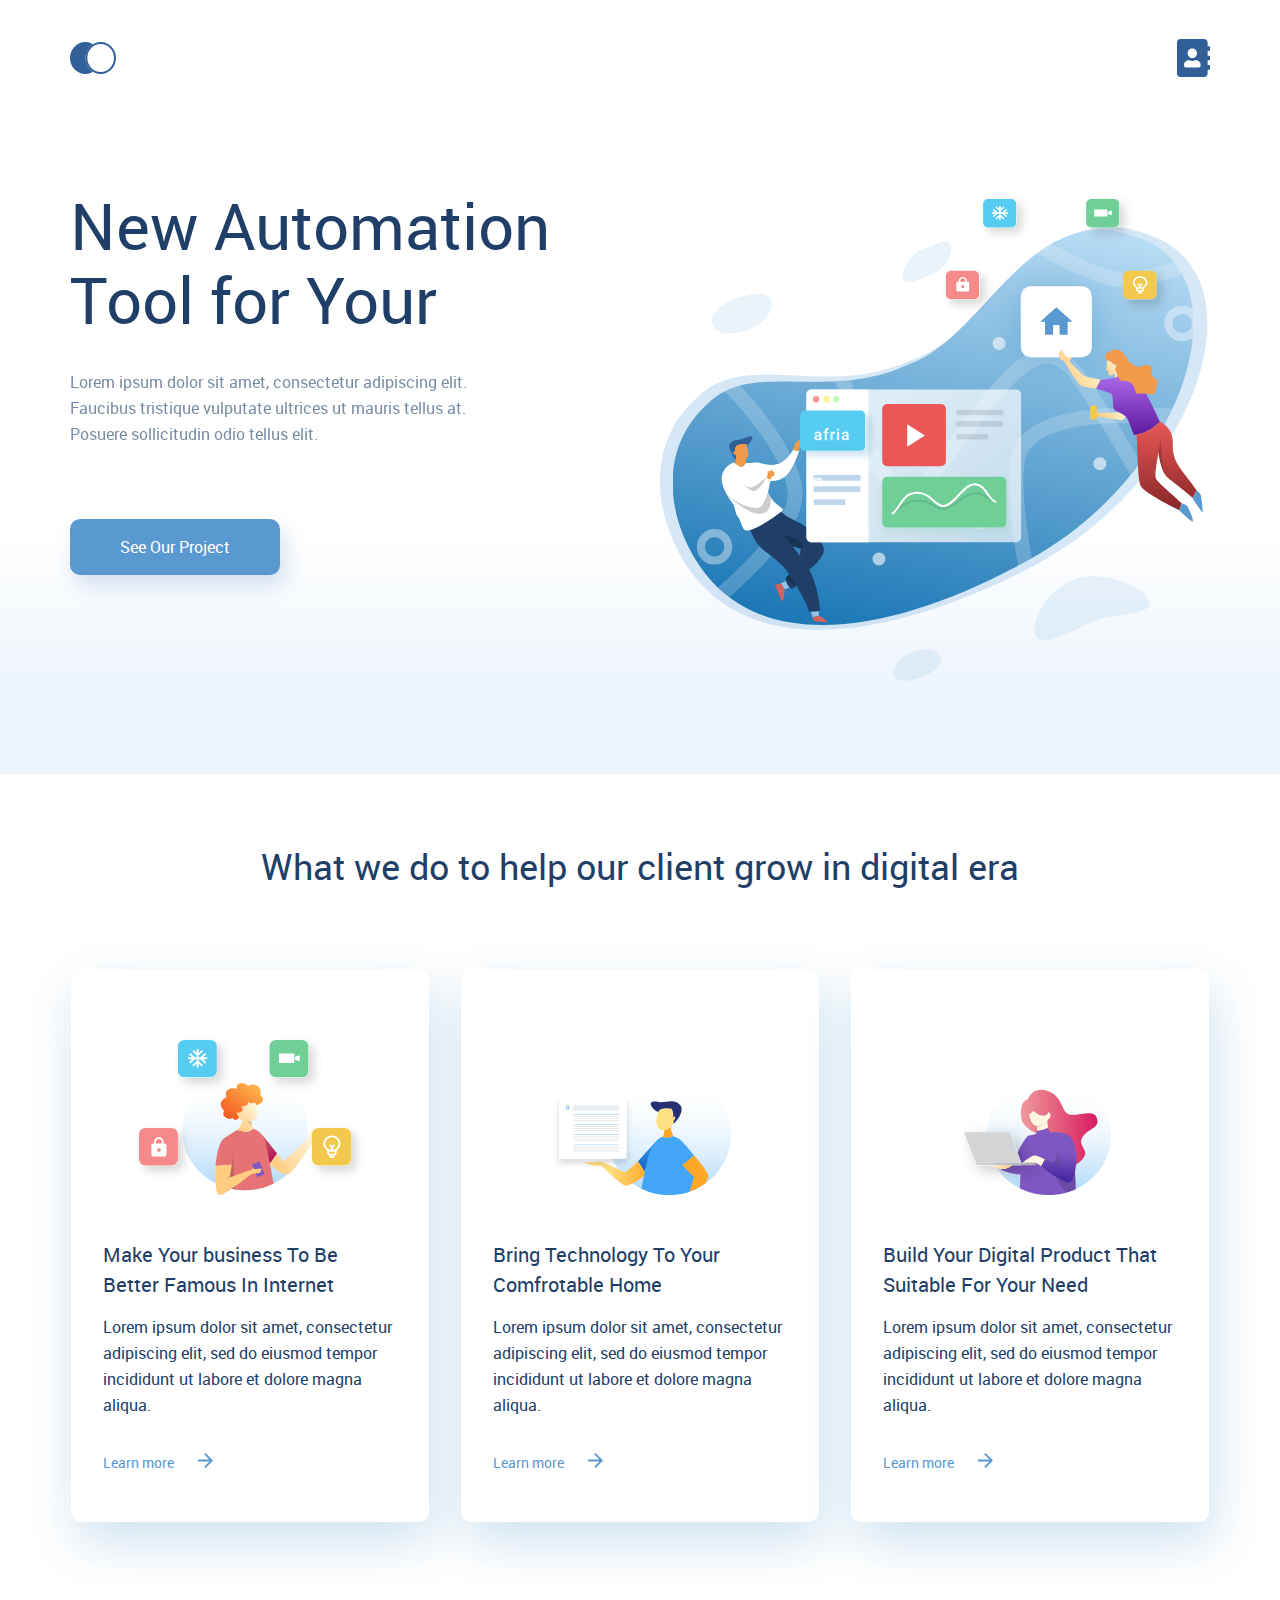
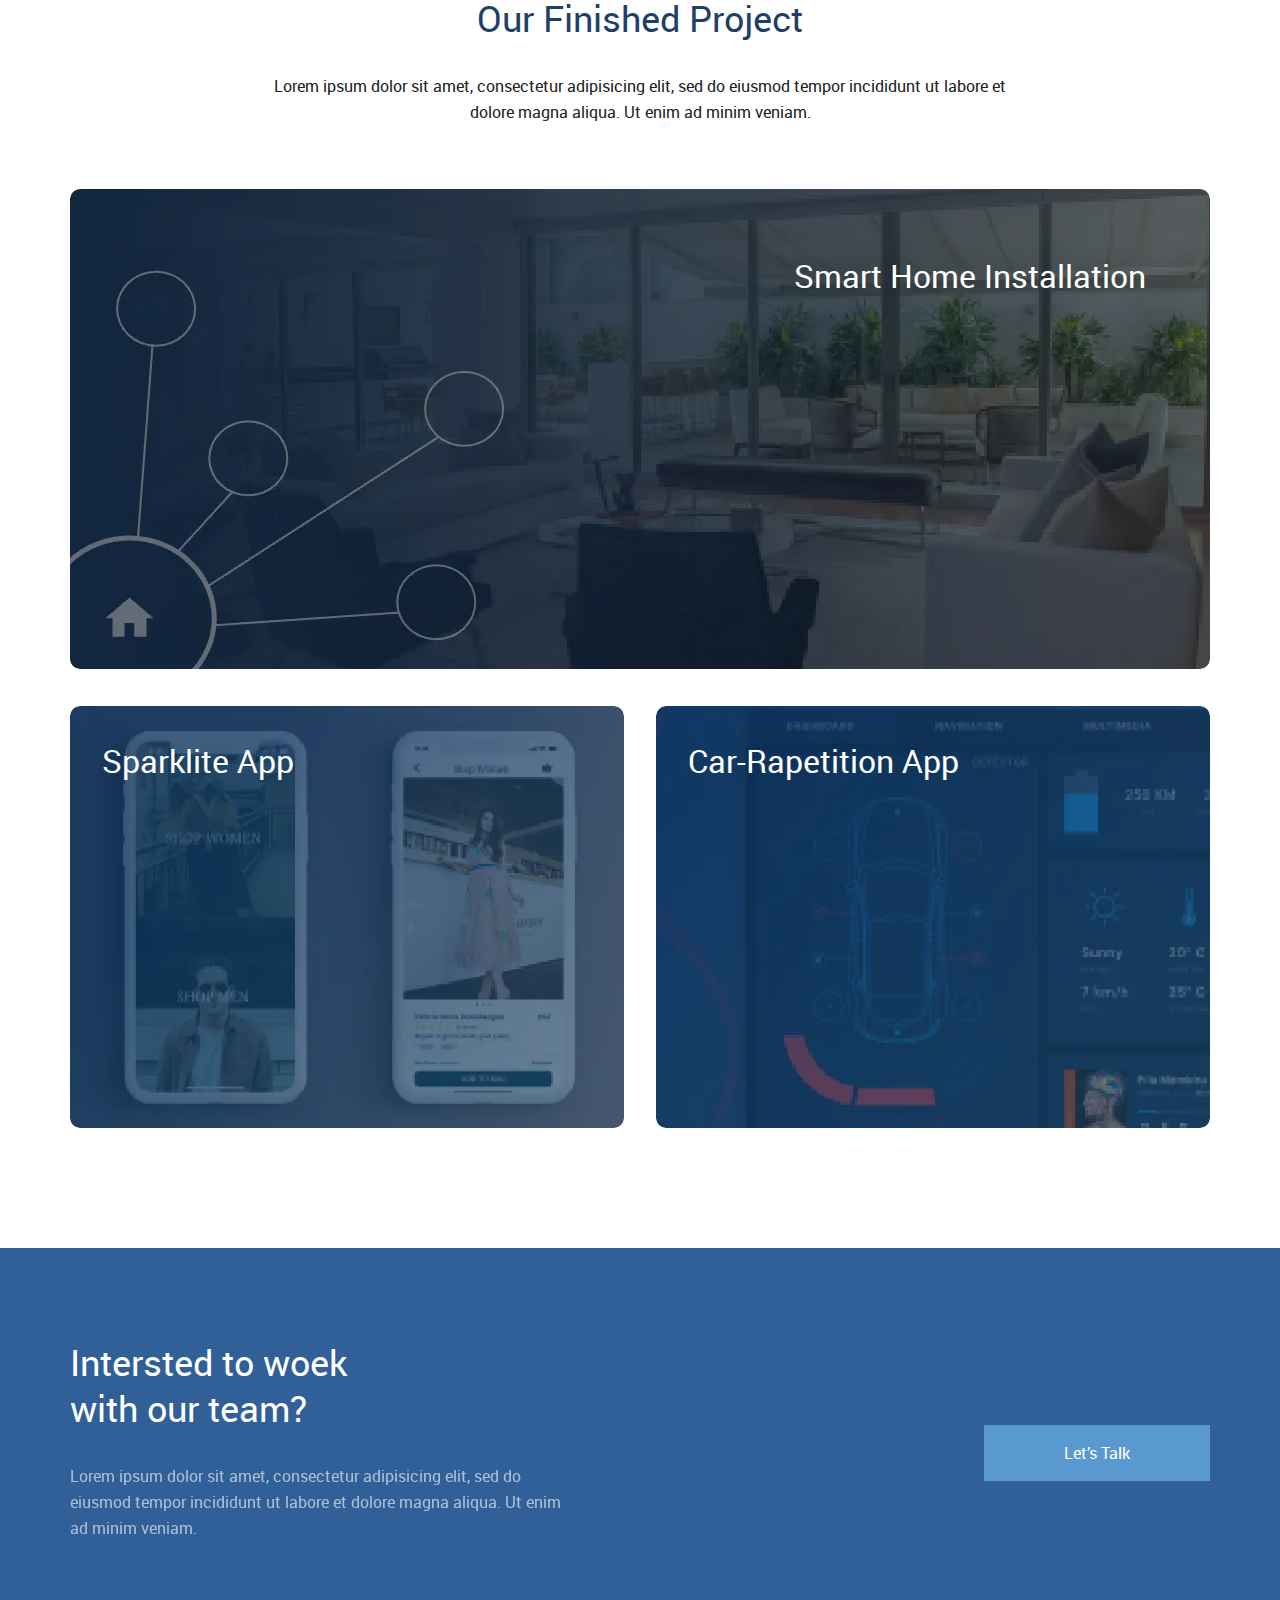
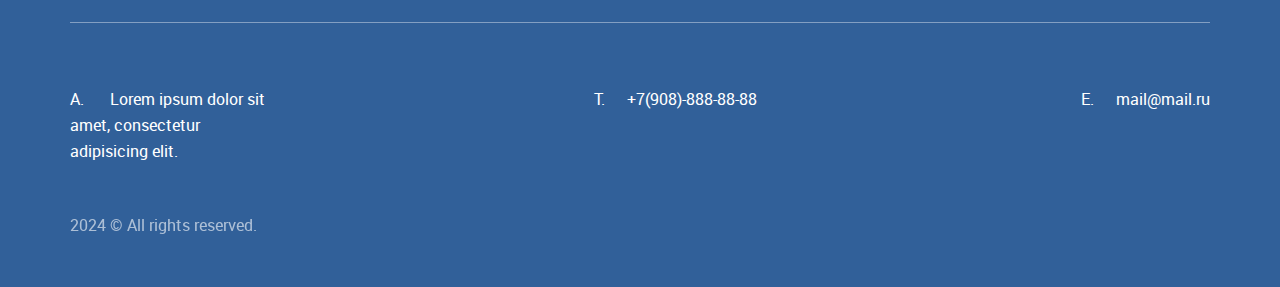
<file: index.html>
<!DOCTYPE html>
<html lang="zxx">

<head>
    <meta charset="UTF-8">
    <meta name="viewport" content="width=device-width, initial-scale=1.0">
    <link rel="icon" href="assets/ic_language_24px.svg">
    <link rel="stylesheet" href="styles.css">
    <title>New Automation Tool for Your</title>
</head>

<body>
    <div class="wrapper">
        <!-- Хедер -->
        <header class="header">
            <div class="header__container">
                <!-- Меню сайта -->
                <div class="main-menu">
                    <a class="main-menu__icon home-icon" href="index.html" title="Home"></a>
                    <a class="main-menu__icon contacts-icon" href="contacts.html" title="Contacts"></a>
                </div>
                <div class="home-banner">
                    <div class="home-banner__text-box">
                        <!-- h1 из дз 1 -->
                        <h1 class="large-header">New Automation Tool for Your</h1>
                        <!-- Параграф с произвольным текстом -->
                        <p class="regular-text regular-text_banner">Lorem ipsum dolor sit amet, consectetur adipiscing elit. Faucibus tristique vulputate ultrices ut mauris tellus at. Posuere sollicitudin odio tellus elit.</p>
                            <a href="#fineshedProjects" class="primary-button primary-button_home-banner" title="See Our Project">See Our Project</a>
                    </div>
                    <img class="home-banner__image" src="assets/illustration.svg" alt="Изображение главного баннера">
                </div>
            </div>
        </header>
        <!-- Основная часть сайта -->
        <div class="page">
            <div class="what-we-do">
                <div class="what-we-do__title">
                    <!-- h3 из дз 1 -->
                    <h3 class="medium-header">What we do to help our client grow in digital&nbsp;era</h3>
                </div>
                <div class="what-we-do-list">
                    <div class="what-we-do-list__item">
                        <div class="what-we-do-list__element">
                            <div class="what-we-do-element__content">
                                <div class="what-we-do-element__image-container">
                                    <img src="assets/what-we-do1.svg" alt="Изображение 1">
                                </div>
                                <!-- h4 из дз 1 -->
                                <h4 class="small-header small-header_what-we-do">Make Your business To Be Better Famous In Internet</h4>
                                <!-- параграф с произвольным текстом -->
                                <p class="regular-text">Lorem ipsum dolor sit amet, consectetur adipiscing elit, sed do eiusmod tempor incididunt ut labore et dolore magna aliqua.</p>
                            </div>
                            <a href="#" class="learn-more" target="_blank" title="Make Your business To Be Better Famous In Internet">Learn more</a>
                        </div>
                    </div>
                    <div class="what-we-do-list__item">
                        <div class="what-we-do-list__element">
                            <div class="what-we-do-element__content">
                                <div class="what-we-do-element__image-container">
                                    <img src="assets/what-we-do2.svg" alt="Изображение 2">
                                </div>
                                <!-- h4 из дз 1 -->
                                <h4 class="small-header small-header_what-we-do">Bring Technology To Your Comfrotable Home</h4>
                                <!-- параграф с произвольным текстом -->
                                <p class="regular-text">Lorem ipsum dolor sit amet, consectetur adipiscing elit, sed do eiusmod tempor incididunt ut labore et dolore magna aliqua.</p>
                            </div>
                            <a href="#" class="learn-more" target="_blank" title="Bring Technology To Your Comfrotable Home">Learn more</a>
                        </div>
                    </div>
                    <div class="what-we-do-list__item">
                        <div class="what-we-do-list__element">
                            <div class="what-we-do-element__content">
                                <div class="what-we-do-element__image-container">
                                    <img src="assets/what-we-do3.svg" alt="Изображение 3">
                                </div>
                                <!-- h4 из дз 1 -->
                                <h4 class="small-header small-header_what-we-do">Build Your Digital Product That Suitable For Your Need</h4>
                                <!-- параграф с произвольным текстом -->
                                <p class="regular-text">Lorem ipsum dolor sit amet, consectetur adipiscing elit, sed do eiusmod tempor incididunt ut labore et dolore magna aliqua.</p>
                            </div>
                            <a href="#" class="learn-more" target="_blank" title="Build Your Digital Product That Suitable For Your Need">Learn more</a>
                        </div>
                    </div>
                </div>
            </div>
            <div class="our-finished-project" id="fineshedProjects">
                <h3 class="medium-header">Our Finished Project</h3>
                <!-- параграф с произвольным текстом на 15 слов -->
                <p class="regular-text">Lorem ipsum dolor sit amet, consectetur adipisicing elit, sed do eiusmod tempor incididunt ut labore et dolore magna aliqua. Ut enim ad minim veniam.</p>
                <a class="our-finished-project__block" href="#" title="Smart Home Installation">
                    <img class="our-finished-project__image" src="assets/smart-home.webp" alt="Изображение 1" />
                    <span class="our-finished-project__text">Smart Home Installation</span>
                </a>
                <div class="our-finished-project__group">
                    <a class="our-finished-project__block our-finished-project__block_small" href="#" title="Sparklite App">
                        <img class="our-finished-project__image" src="assets/sparklite-app.webp" alt="Изображение 2" />
                        <span class="our-finished-project__text our-finished-project__text_left">Sparklite App</span>
                    </a>
                    <a class="our-finished-project__block our-finished-project__block_small" href="#" title="Car-Rapetition App">
                        <img class="our-finished-project__image" src="assets/car-rapetition-app.webp" alt="Изображение 3" />
                        <span class="our-finished-project__text our-finished-project__text_left">Car-Rapetition App</span>
                    </a>
                </div>
            </div>
        </div>
        <!-- Футер -->
        <footer class="footer">
            <div class="footer__container">
                <div class="footer__block-banner">
                    <div class="footer-banner">
                        <!-- h3 из дз 1 -->
                        <h3 class="medium-header">Intersted to woek with our team?</h3>
                        <!-- параграф с произвольным текстом -->
                        <p class="regular-text regular-text_opacity">Lorem ipsum dolor sit amet, consectetur adipisicing elit, sed do eiusmod tempor incididunt ut labore et dolore magna aliqua. Ut enim ad minim veniam.
                        </p>
                    </div>
                    <a href="#" class="secondary-button" target="_blank" title="Let’s Talk">Let’s Talk</a>
                </div>
                <div class="prolog">
                    <!-- список дз 2 Тект, номер, эл почта -->
                    <ul class="footer-contacts">
                        <li class="footer-contacts__element">
                            <span>Lorem ipsum dolor sit amet, consectetur adipisicing elit.</span>
                        </li>
                        <li class="footer-contacts__element footer-contacts__element_tel"><a href="tel:79088888888" title="+7(908)-888-88-88">+7(908)-888-88-88</a></li>
                        <li class="footer-contacts__element footer-contacts__element_mail"><a href="mailto:mail@mail.ru" title="mail@mail.ru">mail@mail.ru</a></li>
                    </ul>
                    <div class="righ-reserved-container regular-text_opacity">
                        <!-- параграф все права защищены -->
                        <p class="regular-text">2024 © All rights reserved.</p>
                    </div>
                </div>
            </div>
        </footer>
    </div>
</body>

</html>
</file>
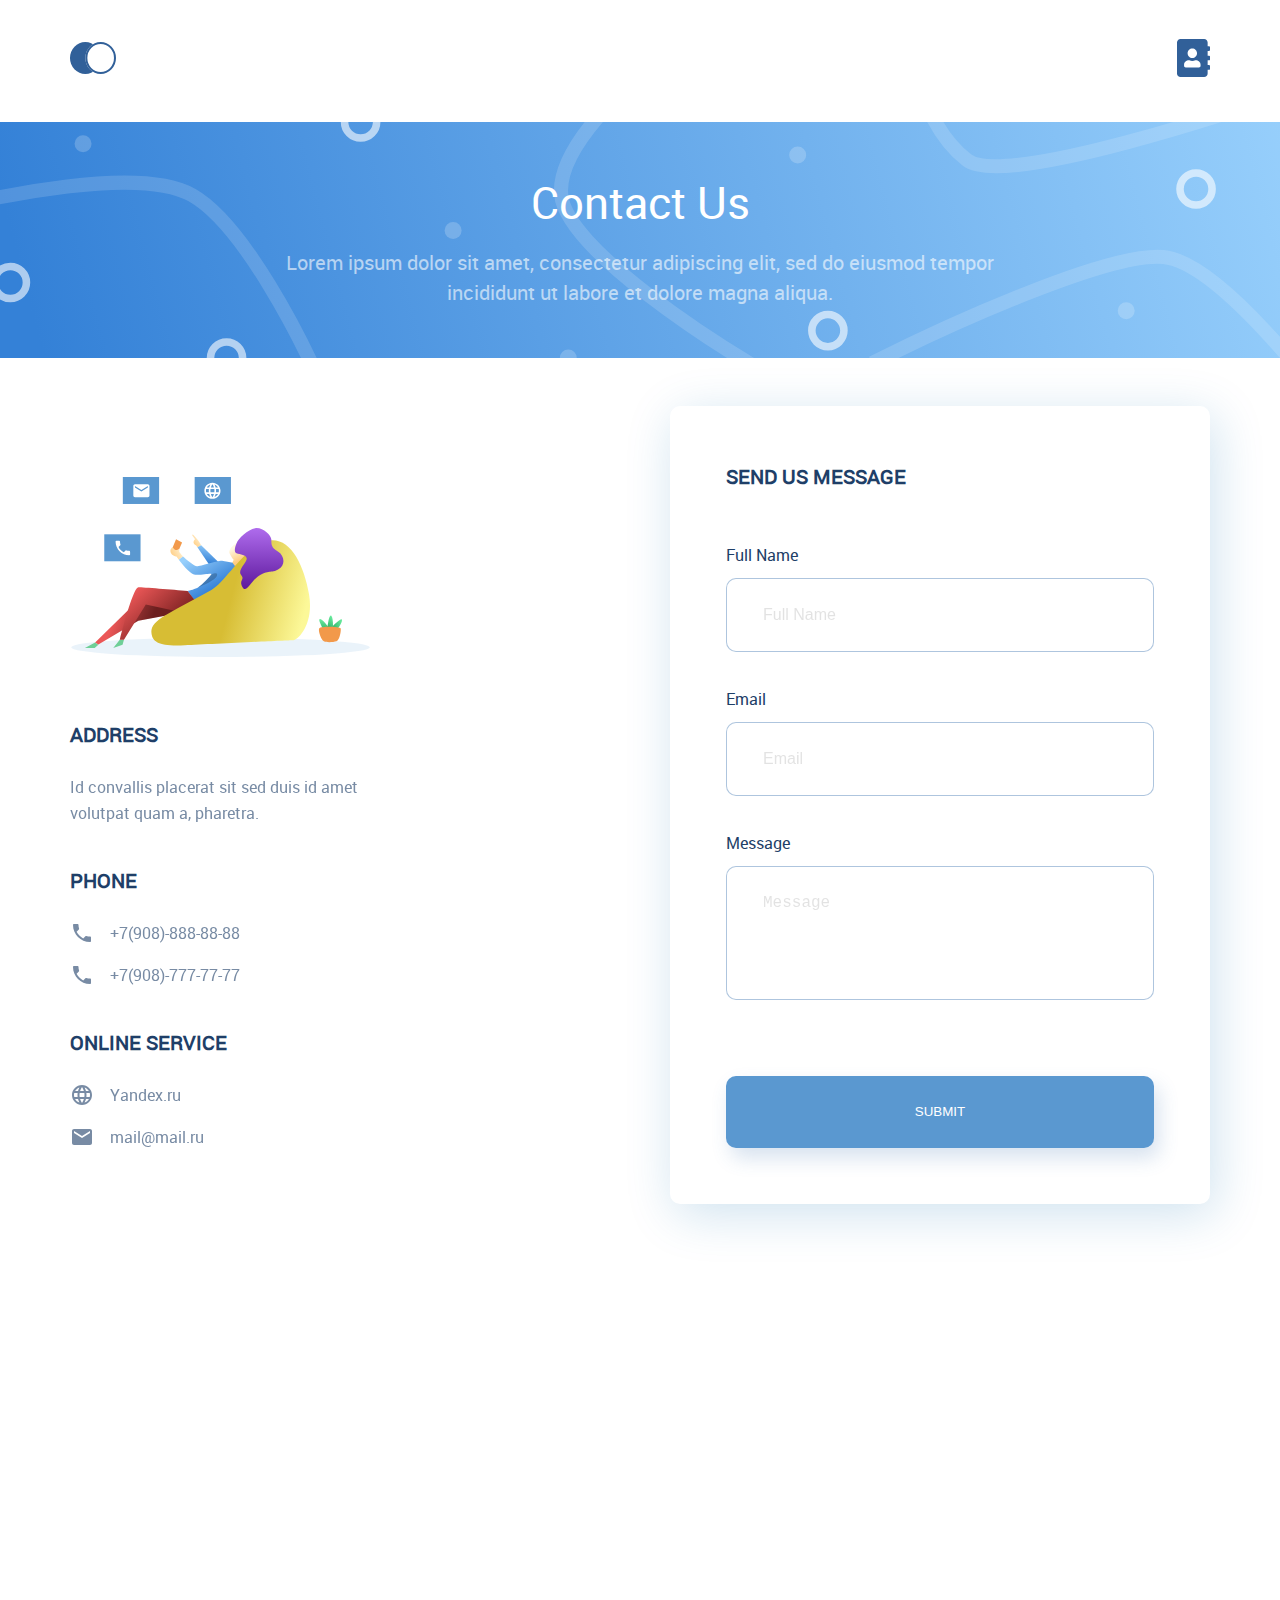
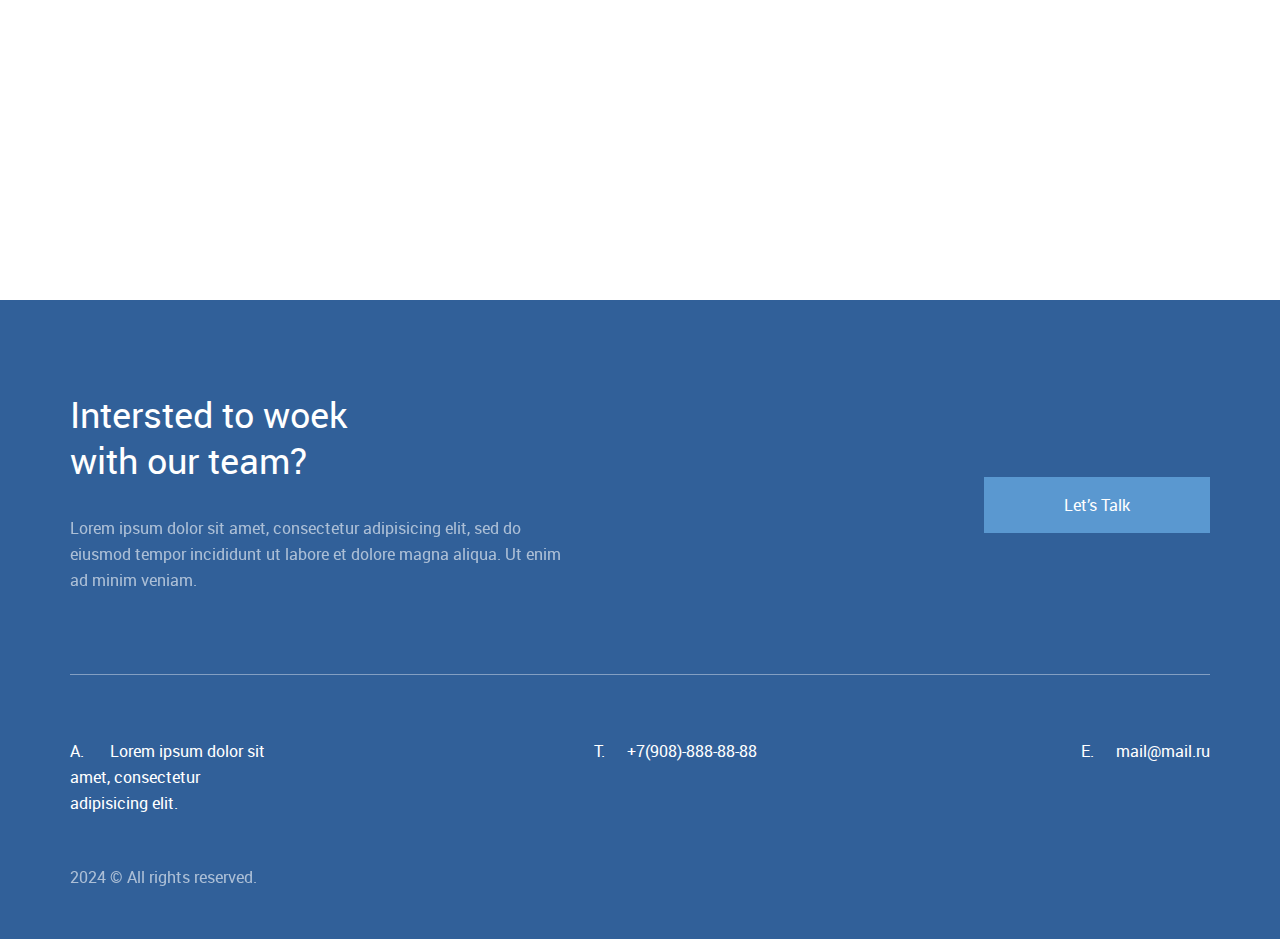
<file: contacts.html>
<!DOCTYPE html>
<html lang="zxx">

<head>
    <meta charset="UTF-8">
    <meta name="viewport" content="width=device-width, initial-scale=1.0">
    <link rel="icon" href="assets/ic_language_24px.svg">
    <link rel="stylesheet" href="styles.css">
    <script src="scripts/script.js"></script>
    <title>Contact Us</title>
</head>

<body>
    <div class="wrapper">
        <!-- Хедер -->
        <header class="header header_contacts">
            <div class="header__container header__container_contacts">
                <div class="main-menu">
                    <a class="main-menu__icon home-icon" href="index.html" title="Home"></a>
                    <a class="main-menu__icon contacts-icon" href="contacts.html" title="Contacts"></a>
                </div>
            </div>
            <div class="header__contact-banner">
                <h2 class="big-header">Contact Us</h2>
                <p class="regular-text">Lorem ipsum dolor sit amet, consectetur adipiscing elit, sed do eiusmod tempor incididunt ut labore et dolore magna aliqua.</p>
            </div>
        </header>
        <!-- Основная часть сайта -->
        <div class="page page_contacts">
            <div class="contacts">
                <div class="contacts__section">
                    <div class="contacts__image"></div>
                    <div class="contacts__adress">
                        <h4 class="small-header uppercase-text">ADDRESS</h4>
                        <p class="regular-text">
                            Id convallis placerat sit sed duis id amet volutpat quam a, pharetra.
                        </p>
                    </div>
                    <div class="contacts__phones contact-phones">
                        <h4 class="contact-phones__title small-header uppercase-text">Phone</h4>
                        <ul class="contact-phones__elements c-phones">
                            <li class="c-phones__element">
                                <div class="c-phones__icon contacts-service-icon"></div>
                                <a class="c-phones__link" href="tel:79088888888" title="+7(908)-888-88-88">+7(908)-888-88-88</a>
                            </li>
                            <li class="c-phones__element">
                                <div class="c-phones__icon contacts-service-icon"></div>
                                <a class="c-phones__link" href="tel:79077777777" title="+7(908)-777-77-77">+7(908)-777-77-77</a>
                            </li>
                        </ul>
                    </div>
                    <div class="contact__services contact-services">
                        <h4 class="contact-services__title small-header uppercase-text">Online service</h4>
                        <ul class="contact-services__elements online-services">
                            <li class="online-services__element">
                                <div class="online-services__icon_site contacts-service-icon"></div>
                                <a class="online-services__link" href="https://ya.ru/" title="Yandex.ru" target="_blank">Yandex.ru</a>
                            </li>
                            <li class="online-services__element">
                                <div class="online-services__icon_mail contacts-service-icon"></div>
                                <a class="online-services__link" href="mailto:mail@mail.ru" title="mail@mail.ru">mail@mail.ru</a>
                            </li>
                        </ul>
                    </div>
                </div>
                <form class="contacts__form form" method="get">
                    <div class="form__body">
                        <h4 class="small-header uppercase-text">Send us message</h4>
                        <span class="form__label">Full Name</span>
                        <input name="name" class="form__field" type="text" placeholder="Full Name" minlength="4" required />
                        <span class="form__error">Field "Full Name" is invalid! Enter min 4 symbols</span>
                        <span class="form__label form__label_margine-top32">Email</span>
                        <input name="email" class="form__field" type="email" placeholder="Email" required />
                        <span class="form__error">Field "Email" is invalid!</span>
                        <span class="form__label form__label_margine-top32">Message</span>
                        <textarea name="message" class="form__field" cols="30" rows="3" placeholder="Message"></textarea>
                        <div id="formResults" class="form__result-group result-group">
                            <h5 class="result-group__title">Form result:</h5>
                            <span id="nameValue" class="result-group__item"></span>
                            <span id="emailValue" class="result-group__item"></span>
                            <span id="messageValue" class="result-group__item"></span>
                        </div>
                    </div>
                    <button class="primary-button form__submit" type="submit">Submit</button>
                </form>
            </div>
            <div class="yandex-map">
                <script type="text/javascript" charset="utf-8" async
                    src="https://api-maps.yandex.ru/services/constructor/1.0/js/?um=constructor%3A656018bf6c77eb71a5af80889dde4e16952a8f84c64a12075bdd9f32b2a03760&amp;width=100%&amp;height=100%&amp;lang=ru_RU&amp;scroll=true"></script>
            </div>
        </div>
        <!-- Футер -->
        <footer class="footer">
            <div class="footer__container">
                <div class="footer__block-banner">
                    <div class="footer-banner">
                        <!-- h3 из дз 1 -->
                        <h3 class="medium-header">Intersted to woek with our team?</h3>
                        <!-- параграф с произвольным текстом -->
                        <p class="regular-text regular-text_opacity">Lorem ipsum dolor sit amet, consectetur adipisicing elit, sed do eiusmod tempor incididunt ut labore et dolore magna aliqua. Ut enim ad minim veniam.
                        </p>
                    </div>
                    <a href="#" class="secondary-button" target="_blank" title="Let’s Talk">Let’s Talk</a>
                </div>
                <div class="prolog">
                    <!-- список дз 2 Тект, номер, эл почта -->
                    <ul class="footer-contacts">
                        <li class="footer-contacts__element">
                            <span>Lorem ipsum dolor sit amet, consectetur adipisicing elit.</span>
                        </li>
                        <li class="footer-contacts__element footer-contacts__element_tel"><a href="tel:79088888888" title="+7(908)-888-88-88">+7(908)-888-88-88</a></li>
                        <li class="footer-contacts__element footer-contacts__element_mail"><a href="mailto:mail@mail.ru" title="mail@mail.ru">mail@mail.ru</a></li>
                    </ul>
                    <div class="righ-reserved-container regular-text_opacity">
                        <!-- параграф все права защищены -->
                        <p class="regular-text">2024 © All rights reserved.</p>
                    </div>
                </div>
            </div>
        </footer>
    </div>
</body>

</html>
</file>
<file: styles.css>
@import "styles/general.css";

@font-face {
    font-family: 'Roboto';
    src: url("assets/Roboto/Roboto-Regular.woff") format("woff"),
        url("assets/Roboto/Roboto-Regular.woff2") format("woff2");
    font-weight: normal;
    font-style: normal;
    font-display: fallback;
}

* {
    margin: 0;
    padding: 0;
}

body {
    font-family: 'Roboto', sans-serif;
    font-size: 16px;
    color: #1F3F68;
    background: rgb(255, 255, 255);
}

a,
u {
    text-decoration: none;
    transition: color 0.6s;
}

.wrapper {
    display: flex;
    flex-direction: column;
    justify-content: center;
    background-color: transparent;
    min-height: 100vh;
}

.page {
    display: flex;
    flex-grow: 1;
    flex-direction: column;
    align-items: center;
    padding: 48px 32px 120px 32px;
}

@media (max-width: 960px) {
    .page_contacts {
        padding-left: 0;
        padding-right: 0;
    }
}

@media (max-width: 479px) {
    .page {
        padding-left: 16px;
        padding-right: 16px;
    }

    .page_contacts {
        padding-left: 0;
        padding-right: 0;
    }
}
</file>
